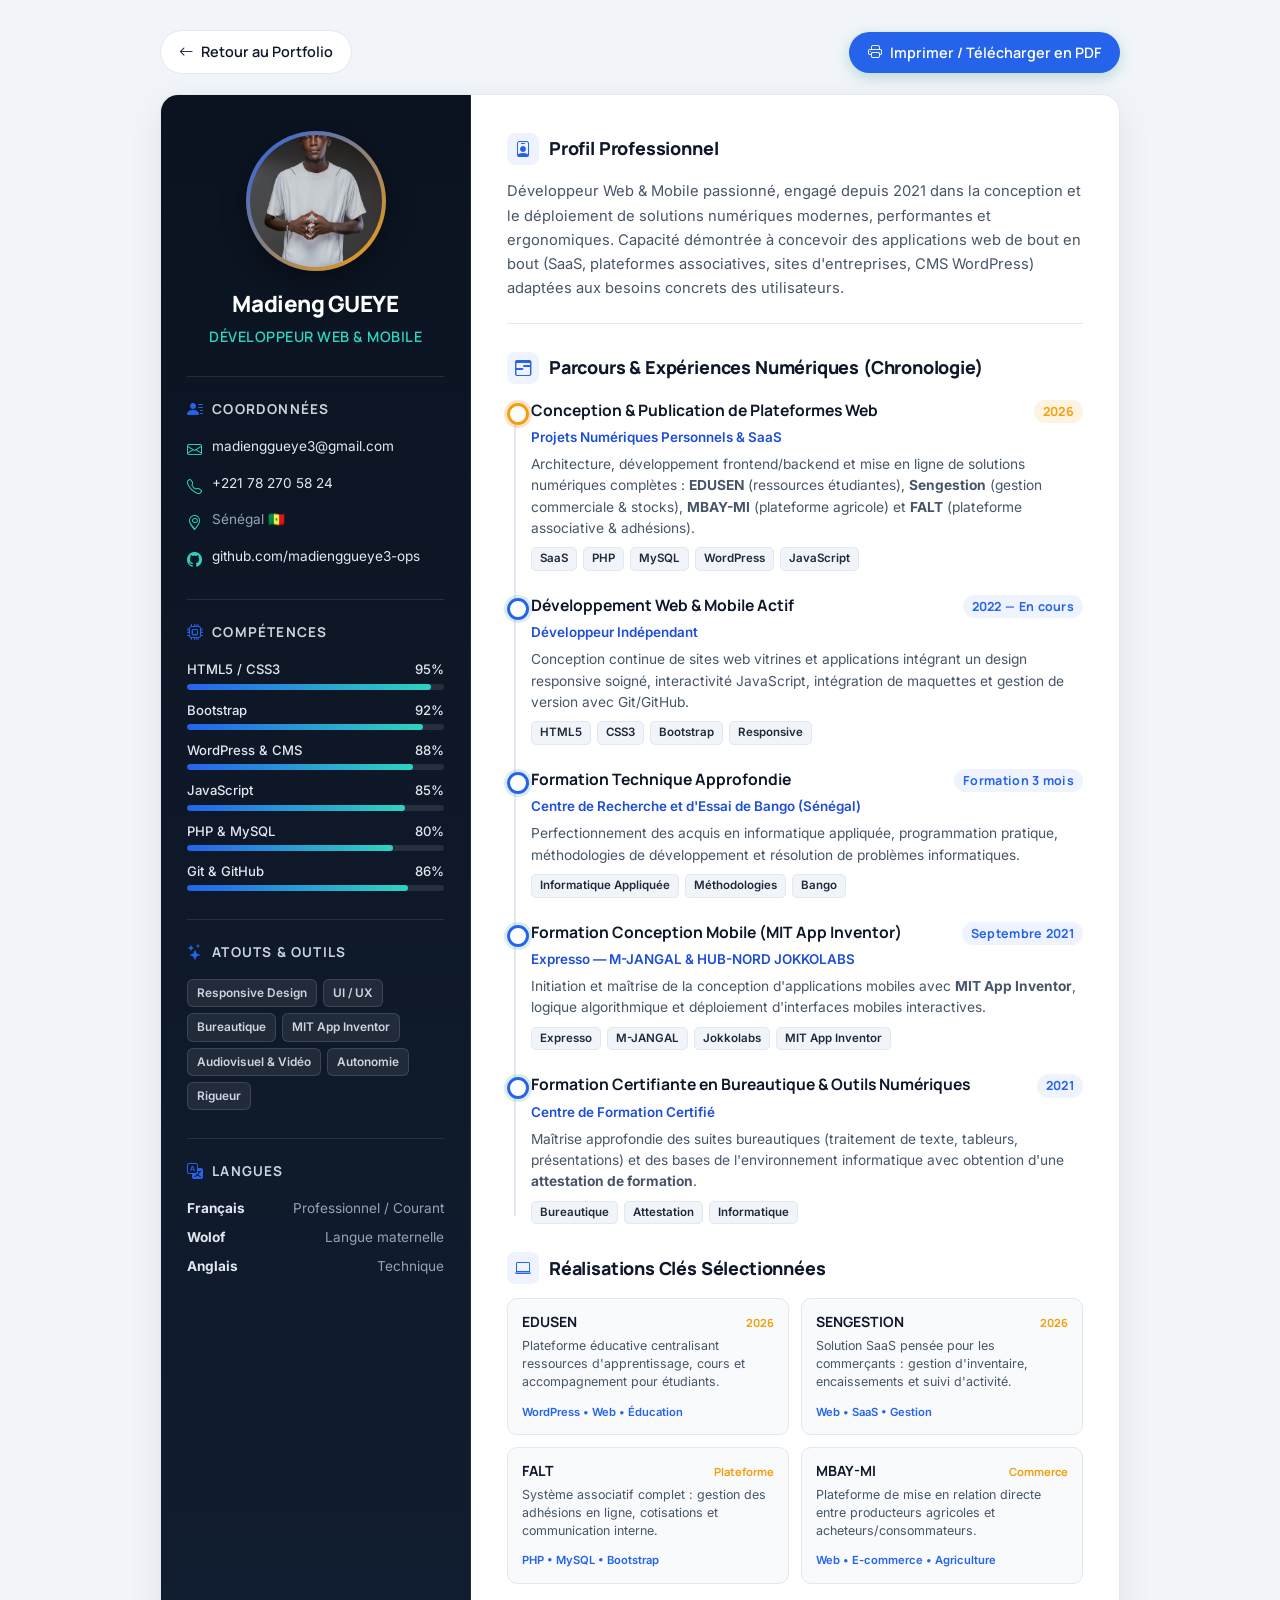
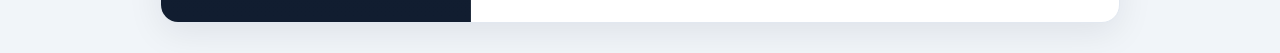
<file: cv/cv.html>
<!DOCTYPE html>
<html lang="fr">
<head>
    <meta charset="UTF-8">
    <meta name="viewport" content="width=device-width, initial-scale=1.0">
    <title>Curriculum Vitae — Madieng GUEYE | Développeur Web & Mobile</title>
    <link rel="icon" type="image/svg+xml" href="../images/favicon.svg">
    <link rel="alternate icon" type="image/png" href="../images/profile.jpg">
    <link rel="preconnect" href="https://fonts.googleapis.com">
    <link rel="preconnect" href="https://fonts.gstatic.com" crossorigin>
    <link href="https://fonts.googleapis.com/css2?family=Inter:wght@300;400;500;600;700&family=Manrope:wght@500;600;700;800&display=swap" rel="stylesheet">
    <link rel="stylesheet" href="https://cdn.jsdelivr.net/npm/bootstrap-icons@1.11.3/font/bootstrap-icons.min.css">
    
    <style>
        :root {
            --primary: #2563EB;
            --primary-dark: #1D4ED8;
            --primary-soft: rgba(37, 99, 235, 0.08);
            --night: #0F172A;
            --dark-soft: #1E293B;
            --text-muted: #475569;
            --bg-page: #F1F5F9;
            --white: #FFFFFF;
            --border: #E2E8F0;
            --gold: #F59E0B;
            --gold-soft: rgba(245, 158, 11, 0.12);
            --font-heading: 'Manrope', -apple-system, BlinkMacSystemFont, sans-serif;
            --font-body: 'Inter', -apple-system, BlinkMacSystemFont, sans-serif;
        }

        * {
            box-sizing: border-box;
            margin: 0;
            padding: 0;
        }

        body {
            font-family: var(--font-body);
            background-color: var(--bg-page);
            color: var(--dark-soft);
            line-height: 1.55;
            -webkit-font-smoothing: antialiased;
            padding: 30px 15px;
        }

        /* Barre d'action supérieure (impression / retour) */
        .cv-action-bar {
            max-width: 960px;
            margin: 0 auto 20px auto;
            display: flex;
            justify-content: space-between;
            align-items: center;
            flex-wrap: wrap;
            gap: 12px;
        }

        .btn-action {
            display: inline-flex;
            align-items: center;
            gap: 8px;
            padding: 10px 18px;
            font-family: var(--font-heading);
            font-size: 0.9rem;
            font-weight: 600;
            border-radius: 9999px;
            text-decoration: none;
            cursor: pointer;
            transition: all 0.25s ease;
            border: 1px solid transparent;
        }

        .btn-back {
            background-color: var(--white);
            color: var(--night);
            border-color: var(--border);
        }

        .btn-back:hover {
            background-color: var(--night);
            color: var(--white);
            transform: translateX(-3px);
        }

        .btn-print {
            background-color: var(--primary);
            color: var(--white);
            box-shadow: 0 4px 14px rgba(13, 125, 119, 0.25);
        }

        .btn-print:hover {
            background-color: var(--primary-dark);
            transform: translateY(-2px);
            box-shadow: 0 6px 18px rgba(13, 125, 119, 0.35);
        }

        /* Structure du CV Document A4 */
        .cv-sheet {
            max-width: 960px;
            margin: 0 auto;
            background: var(--white);
            border-radius: 18px;
            overflow: hidden;
            box-shadow: 0 10px 35px rgba(11, 19, 32, 0.08);
            border: 1px solid var(--border);
            display: grid;
            grid-template-columns: 310px 1fr;
        }

        /* --------------------------------------------------------------------------
           COLONNE GAUCHE (SIDEBAR)
           -------------------------------------------------------------------------- */
        .cv-sidebar {
            background: linear-gradient(180deg, #0B1320 0%, #111D30 100%);
            color: #E2E8F0;
            padding: 36px 26px;
            display: flex;
            flex-direction: column;
            gap: 28px;
            border-right: 1px solid rgba(255, 255, 255, 0.08);
        }

        .profile-box {
            text-align: center;
        }

        .avatar-wrap {
            width: 140px;
            height: 140px;
            margin: 0 auto 16px auto;
            border-radius: 50%;
            padding: 4px;
            background: linear-gradient(135deg, var(--primary) 0%, var(--gold) 100%);
            box-shadow: 0 8px 24px rgba(0, 0, 0, 0.35);
        }

        .avatar-img {
            width: 100%;
            height: 100%;
            object-fit: cover;
            border-radius: 50%;
            display: block;
        }

        .sidebar-name {
            font-family: var(--font-heading);
            font-size: 1.4rem;
            font-weight: 800;
            color: #FFFFFF;
            letter-spacing: -0.02em;
            margin-bottom: 4px;
        }

        .sidebar-title {
            font-family: var(--font-heading);
            font-size: 0.9rem;
            font-weight: 600;
            color: #2DD4BF;
            letter-spacing: 0.5px;
            text-transform: uppercase;
        }

        .sidebar-section {
            border-top: 1px solid rgba(255, 255, 255, 0.1);
            padding-top: 20px;
        }

        .sidebar-heading {
            font-family: var(--font-heading);
            font-size: 0.85rem;
            font-weight: 700;
            text-transform: uppercase;
            letter-spacing: 1.2px;
            color: #CBD5E1;
            margin-bottom: 14px;
            display: flex;
            align-items: center;
            gap: 8px;
        }

        .sidebar-heading i {
            color: var(--primary);
            font-size: 1rem;
        }

        /* Coordonnées */
        .contact-list {
            list-style: none;
            display: flex;
            flex-direction: column;
            gap: 11px;
            font-size: 0.85rem;
        }

        .contact-list li {
            display: flex;
            align-items: flex-start;
            gap: 10px;
            color: #94A3B8;
            word-break: break-word;
        }

        .contact-list li i {
            color: #2DD4BF;
            font-size: 0.95rem;
            margin-top: 2px;
            flex-shrink: 0;
        }

        .contact-list a {
            color: #E2E8F0;
            text-decoration: none;
            transition: color 0.2s;
        }

        .contact-list a:hover {
            color: #2DD4BF;
        }

        /* Compétences dans Sidebar */
        .skill-group {
            display: flex;
            flex-direction: column;
            gap: 10px;
        }

        .skill-bar-item {
            font-size: 0.82rem;
        }

        .skill-bar-label {
            display: flex;
            justify-content: space-between;
            color: #E2E8F0;
            margin-bottom: 4px;
            font-weight: 500;
        }

        .skill-bar-track {
            height: 6px;
            background: rgba(255, 255, 255, 0.1);
            border-radius: 999px;
            overflow: hidden;
        }

        .skill-bar-fill {
            height: 100%;
            background: linear-gradient(90deg, var(--primary) 0%, #2DD4BF 100%);
            border-radius: 999px;
        }

        /* Tags d'atouts */
        .tags-cloud {
            display: flex;
            flex-wrap: wrap;
            gap: 6px;
        }

        .tag-pill {
            font-size: 0.74rem;
            font-weight: 600;
            padding: 4px 9px;
            background: rgba(255, 255, 255, 0.08);
            border: 1px solid rgba(255, 255, 255, 0.12);
            border-radius: 6px;
            color: #CBD5E1;
        }

        /* Langues */
        .lang-list {
            list-style: none;
            display: flex;
            flex-direction: column;
            gap: 8px;
            font-size: 0.85rem;
        }

        .lang-list li {
            display: flex;
            justify-content: space-between;
            color: #94A3B8;
        }

        .lang-list strong {
            color: #E2E8F0;
        }

        /* --------------------------------------------------------------------------
           COLONNE DROITE (CONTENU PRINCIPAL & CHRONOLOGIE)
           -------------------------------------------------------------------------- */
        .cv-main {
            padding: 38px 36px;
            display: flex;
            flex-direction: column;
            gap: 28px;
        }

        /* En-tête profil */
        .profile-summary {
            padding-bottom: 22px;
            border-bottom: 1px solid var(--border);
        }

        .section-title {
            font-family: var(--font-heading);
            font-size: 1.12rem;
            font-weight: 800;
            color: var(--night);
            letter-spacing: -0.01em;
            display: flex;
            align-items: center;
            gap: 10px;
            margin-bottom: 14px;
            position: relative;
        }

        .section-title i {
            display: inline-flex;
            align-items: center;
            justify-content: center;
            width: 32px;
            height: 32px;
            background: var(--primary-soft);
            color: var(--primary);
            border-radius: 8px;
            font-size: 1rem;
        }

        .summary-text {
            font-size: 0.92rem;
            color: var(--text-muted);
            line-height: 1.65;
            margin: 0;
        }

        /* Chronologie Timeline Design */
        .timeline {
            position: relative;
            padding-left: 24px;
            display: flex;
            flex-direction: column;
            gap: 22px;
        }

        .timeline::before {
            content: '';
            position: absolute;
            left: 7px;
            top: 6px;
            bottom: 8px;
            width: 2px;
            background: #E2E8F0;
        }

        .timeline-item {
            position: relative;
        }

        .timeline-item::before {
            content: '';
            position: absolute;
            left: -24px;
            top: 5px;
            width: 16px;
            height: 16px;
            border-radius: 50%;
            background: var(--white);
            border: 3px solid var(--primary);
            box-shadow: 0 0 0 3px rgba(13, 125, 119, 0.15);
        }

        .timeline-item.highlight::before {
            border-color: var(--gold);
            box-shadow: 0 0 0 3px rgba(217, 119, 6, 0.2);
        }

        .timeline-header {
            display: flex;
            justify-content: space-between;
            align-items: baseline;
            flex-wrap: wrap;
            gap: 6px;
            margin-bottom: 4px;
        }

        .item-role {
            font-family: var(--font-heading);
            font-size: 0.98rem;
            font-weight: 700;
            color: var(--night);
        }

        .item-date {
            font-family: var(--font-heading);
            font-size: 0.78rem;
            font-weight: 700;
            color: var(--primary);
            background: var(--primary-soft);
            padding: 2px 9px;
            border-radius: 999px;
            letter-spacing: 0.3px;
        }

        .timeline-item.highlight .item-date {
            color: var(--gold);
            background: var(--gold-soft);
        }

        .item-org {
            font-size: 0.84rem;
            font-weight: 600;
            color: var(--primary-dark);
            margin-bottom: 6px;
        }

        .item-desc {
            font-size: 0.86rem;
            color: var(--text-muted);
            line-height: 1.55;
            margin-bottom: 8px;
        }

        .item-badges {
            display: flex;
            flex-wrap: wrap;
            gap: 6px;
        }

        .badge-pill {
            font-size: 0.72rem;
            font-weight: 600;
            padding: 2px 8px;
            background: #F1F5F9;
            border: 1px solid var(--border);
            border-radius: 5px;
            color: var(--dark-soft);
        }

        /* Grille des réalisations phares */
        .projects-compact-grid {
            display: grid;
            grid-template-columns: repeat(2, 1fr);
            gap: 12px;
        }

        .project-compact-card {
            background: #F8FAFC;
            border: 1px solid var(--border);
            border-radius: 10px;
            padding: 12px 14px;
            transition: all 0.2s ease;
        }

        .project-compact-card:hover {
            border-color: var(--primary);
            transform: translateY(-2px);
            background: var(--white);
            box-shadow: 0 4px 12px rgba(11, 19, 32, 0.05);
        }

        .project-card-title {
            font-family: var(--font-heading);
            font-size: 0.88rem;
            font-weight: 700;
            color: var(--night);
            display: flex;
            align-items: center;
            justify-content: space-between;
            margin-bottom: 4px;
        }

        .project-card-badge {
            font-size: 0.7rem;
            font-weight: 700;
            color: var(--gold);
        }

        .project-card-desc {
            font-size: 0.78rem;
            color: var(--text-muted);
            line-height: 1.45;
            margin-bottom: 6px;
        }

        .project-card-tech {
            font-size: 0.7rem;
            color: var(--primary);
            font-weight: 600;
        }

        /* --------------------------------------------------------------------------
           MEDIA QUERIES (RESPONSIVE & IMPRESSION PRINT)
           -------------------------------------------------------------------------- */
        @media (max-width: 820px) {
            .cv-sheet {
                grid-template-columns: 1fr;
            }

            .cv-sidebar {
                border-right: none;
                border-bottom: 1px solid rgba(255, 255, 255, 0.1);
            }

            .projects-compact-grid {
                grid-template-columns: 1fr;
            }
        }

        @media print {
            body {
                background: none;
                padding: 0;
            }

            .cv-action-bar {
                display: none;
            }

            .cv-sheet {
                box-shadow: none;
                border: none;
                max-width: 100%;
                border-radius: 0;
            }

            .cv-sidebar {
                -webkit-print-color-adjust: exact;
                print-color-adjust: exact;
            }

            .timeline-item::before,
            .skill-bar-fill,
            .badge-pill,
            .item-date {
                -webkit-print-color-adjust: exact;
                print-color-adjust: exact;
            }
        }
    </style>
</head>
<body>

    <!-- Barre d'actions -->
    <div class="cv-action-bar">
        <a href="../index.html" class="btn-action btn-back">
            <i class="bi bi-arrow-left"></i>
            <span>Retour au Portfolio</span>
        </a>
        <button type="button" class="btn-action btn-print" onclick="window.print()">
            <i class="bi bi-printer"></i>
            <span>Imprimer / Télécharger en PDF</span>
        </button>
    </div>

    <!-- Document CV -->
    <main class="cv-sheet">

        <!-- ================= Colonne Gauche ================= -->
        <aside class="cv-sidebar">

            <div class="profile-box">
                <div class="avatar-wrap">
                    <img src="../images/profile.jpg" alt="Photo de Madieng GUEYE" class="avatar-img">
                </div>
                <h1 class="sidebar-name">Madieng GUEYE</h1>
                <p class="sidebar-title">Développeur Web & Mobile</p>
            </div>

            <!-- Coordonnées -->
            <div class="sidebar-section">
                <h2 class="sidebar-heading"><i class="bi bi-person-lines-fill"></i> Coordonnées</h2>
                <ul class="contact-list">
                    <li>
                        <i class="bi bi-envelope"></i>
                        <a href="mailto:madienggueye3@gmail.com">madienggueye3@gmail.com</a>
                    </li>
                    <li>
                        <i class="bi bi-telephone"></i>
                        <a href="tel:+221782705824">+221 78 270 58 24</a>
                    </li>
                    <li>
                        <i class="bi bi-geo-alt"></i>
                        <span>Sénégal 🇸🇳</span>
                    </li>
                    <li>
                        <i class="bi bi-github"></i>
                        <a href="https://github.com/madienggueye3-ops" target="_blank" rel="noopener">github.com/madienggueye3-ops</a>
                    </li>
                </ul>
            </div>

            <!-- Compétences Techniques -->
            <div class="sidebar-section">
                <h2 class="sidebar-heading"><i class="bi bi-cpu"></i> Compétences</h2>
                <div class="skill-group">
                    <div class="skill-bar-item">
                        <div class="skill-bar-label">
                            <span>HTML5 / CSS3</span>
                            <span>95%</span>
                        </div>
                        <div class="skill-bar-track"><div class="skill-bar-fill" style="width: 95%;"></div></div>
                    </div>
                    <div class="skill-bar-item">
                        <div class="skill-bar-label">
                            <span>Bootstrap</span>
                            <span>92%</span>
                        </div>
                        <div class="skill-bar-track"><div class="skill-bar-fill" style="width: 92%;"></div></div>
                    </div>
                    <div class="skill-bar-item">
                        <div class="skill-bar-label">
                            <span>WordPress & CMS</span>
                            <span>88%</span>
                        </div>
                        <div class="skill-bar-track"><div class="skill-bar-fill" style="width: 88%;"></div></div>
                    </div>
                    <div class="skill-bar-item">
                        <div class="skill-bar-label">
                            <span>JavaScript</span>
                            <span>85%</span>
                        </div>
                        <div class="skill-bar-track"><div class="skill-bar-fill" style="width: 85%;"></div></div>
                    </div>
                    <div class="skill-bar-item">
                        <div class="skill-bar-label">
                            <span>PHP & MySQL</span>
                            <span>80%</span>
                        </div>
                        <div class="skill-bar-track"><div class="skill-bar-fill" style="width: 80%;"></div></div>
                    </div>
                    <div class="skill-bar-item">
                        <div class="skill-bar-label">
                            <span>Git & GitHub</span>
                            <span>86%</span>
                        </div>
                        <div class="skill-bar-track"><div class="skill-bar-fill" style="width: 86%;"></div></div>
                    </div>
                </div>
            </div>

            <!-- Atouts Clés -->
            <div class="sidebar-section">
                <h2 class="sidebar-heading"><i class="bi bi-stars"></i> Atouts & Outils</h2>
                <div class="tags-cloud">
                    <span class="tag-pill">Responsive Design</span>
                    <span class="tag-pill">UI / UX</span>
                    <span class="tag-pill">Bureautique</span>
                    <span class="tag-pill">MIT App Inventor</span>
                    <span class="tag-pill">Audiovisuel & Vidéo</span>
                    <span class="tag-pill">Autonomie</span>
                    <span class="tag-pill">Rigueur</span>
                </div>
            </div>

            <!-- Langues -->
            <div class="sidebar-section">
                <h2 class="sidebar-heading"><i class="bi bi-translate"></i> Langues</h2>
                <ul class="lang-list">
                    <li><strong>Français</strong> <span>Professionnel / Courant</span></li>
                    <li><strong>Wolof</strong> <span>Langue maternelle</span></li>
                    <li><strong>Anglais</strong> <span>Technique</span></li>
                </ul>
            </div>

        </aside>

        <!-- ================= Colonne Droite ================= -->
        <section class="cv-main">

            <!-- Résumé Profil -->
            <div class="profile-summary">
                <h2 class="section-title"><i class="bi bi-person-badge"></i> Profil Professionnel</h2>
                <p class="summary-text">
                    Développeur Web & Mobile passionné, engagé depuis 2021 dans la conception et le déploiement de solutions numériques modernes, performantes et ergonomiques. Capacité démontrée à concevoir des applications web de bout en bout (SaaS, plateformes associatives, sites d'entreprises, CMS WordPress) adaptées aux besoins concrets des utilisateurs.
                </p>
            </div>

            <!-- Chronologie / Parcours Professionnel & Projets -->
            <div>
                <h2 class="section-title"><i class="bi bi-calendar3-range"></i> Parcours & Expériences Numériques (Chronologie)</h2>
                <div class="timeline">

                    <div class="timeline-item highlight">
                        <div class="timeline-header">
                            <h3 class="item-role">Conception & Publication de Plateformes Web</h3>
                            <span class="item-date">2026</span>
                        </div>
                        <p class="item-org">Projets Numériques Personnels & SaaS</p>
                        <p class="item-desc">
                            Architecture, développement frontend/backend et mise en ligne de solutions numériques complètes : <strong>EDUSEN</strong> (ressources étudiantes), <strong>Sengestion</strong> (gestion commerciale & stocks), <strong>MBAY-MI</strong> (plateforme agricole) et <strong>FALT</strong> (plateforme associative & adhésions).
                        </p>
                        <div class="item-badges">
                            <span class="badge-pill">SaaS</span>
                            <span class="badge-pill">PHP</span>
                            <span class="badge-pill">MySQL</span>
                            <span class="badge-pill">WordPress</span>
                            <span class="badge-pill">JavaScript</span>
                        </div>
                    </div>

                    <div class="timeline-item">
                        <div class="timeline-header">
                            <h3 class="item-role">Développement Web & Mobile Actif</h3>
                            <span class="item-date">2022 — En cours</span>
                        </div>
                        <p class="item-org">Développeur Indépendant</p>
                        <p class="item-desc">
                            Conception continue de sites web vitrines et applications intégrant un design responsive soigné, interactivité JavaScript, intégration de maquettes et gestion de version avec Git/GitHub.
                        </p>
                        <div class="item-badges">
                            <span class="badge-pill">HTML5</span>
                            <span class="badge-pill">CSS3</span>
                            <span class="badge-pill">Bootstrap</span>
                            <span class="badge-pill">Responsive</span>
                        </div>
                    </div>

                    <div class="timeline-item">
                        <div class="timeline-header">
                            <h3 class="item-role">Formation Technique Approfondie</h3>
                            <span class="item-date">Formation 3 mois</span>
                        </div>
                        <p class="item-org">Centre de Recherche et d'Essai de Bango (Sénégal)</p>
                        <p class="item-desc">
                            Perfectionnement des acquis en informatique appliquée, programmation pratique, méthodologies de développement et résolution de problèmes informatiques.
                        </p>
                        <div class="item-badges">
                            <span class="badge-pill">Informatique Appliquée</span>
                            <span class="badge-pill">Méthodologies</span>
                            <span class="badge-pill">Bango</span>
                        </div>
                    </div>

                    <div class="timeline-item">
                        <div class="timeline-header">
                            <h3 class="item-role">Formation Conception Mobile (MIT App Inventor)</h3>
                            <span class="item-date">Septembre 2021</span>
                        </div>
                        <p class="item-org">Expresso — M-JANGAL & HUB-NORD JOKKOLABS</p>
                        <p class="item-desc">
                            Initiation et maîtrise de la conception d'applications mobiles avec <strong>MIT App Inventor</strong>, logique algorithmique et déploiement d'interfaces mobiles interactives.
                        </p>
                        <div class="item-badges">
                            <span class="badge-pill">Expresso</span>
                            <span class="badge-pill">M-JANGAL</span>
                            <span class="badge-pill">Jokkolabs</span>
                            <span class="badge-pill">MIT App Inventor</span>
                        </div>
                    </div>

                    <div class="timeline-item">
                        <div class="timeline-header">
                            <h3 class="item-role">Formation Certifiante en Bureautique & Outils Numériques</h3>
                            <span class="item-date">2021</span>
                        </div>
                        <p class="item-org">Centre de Formation Certifié</p>
                        <p class="item-desc">
                            Maîtrise approfondie des suites bureautiques (traitement de texte, tableurs, présentations) et des bases de l'environnement informatique avec obtention d'une <strong>attestation de formation</strong>.
                        </p>
                        <div class="item-badges">
                            <span class="badge-pill">Bureautique</span>
                            <span class="badge-pill">Attestation</span>
                            <span class="badge-pill">Informatique</span>
                        </div>
                    </div>

                </div>
            </div>

            <!-- Projets Phares -->
            <div>
                <h2 class="section-title"><i class="bi bi-laptop"></i> Réalisations Clés Sélectionnées</h2>
                <div class="projects-compact-grid">

                    <div class="project-compact-card">
                        <div class="project-card-title">
                            <span>EDUSEN</span>
                            <span class="project-card-badge">2026</span>
                        </div>
                        <p class="project-card-desc">Plateforme éducative centralisant ressources d'apprentissage, cours et accompagnement pour étudiants.</p>
                        <span class="project-card-tech">WordPress • Web • Éducation</span>
                    </div>

                    <div class="project-compact-card">
                        <div class="project-card-title">
                            <span>SENGESTION</span>
                            <span class="project-card-badge">2026</span>
                        </div>
                        <p class="project-card-desc">Solution SaaS pensée pour les commerçants : gestion d'inventaire, encaissements et suivi d'activité.</p>
                        <span class="project-card-tech">Web • SaaS • Gestion</span>
                    </div>

                    <div class="project-compact-card">
                        <div class="project-card-title">
                            <span>FALT</span>
                            <span class="project-card-badge">Plateforme</span>
                        </div>
                        <p class="project-card-desc">Système associatif complet : gestion des adhésions en ligne, cotisations et communication interne.</p>
                        <span class="project-card-tech">PHP • MySQL • Bootstrap</span>
                    </div>

                    <div class="project-compact-card">
                        <div class="project-card-title">
                            <span>MBAY-MI</span>
                            <span class="project-card-badge">Commerce</span>
                        </div>
                        <p class="project-card-desc">Plateforme de mise en relation directe entre producteurs agricoles et acheteurs/consommateurs.</p>
                        <span class="project-card-tech">Web • E-commerce • Agriculture</span>
                    </div>

                </div>
            </div>

        </section>

    </main>

</body>
</html>
</file>
